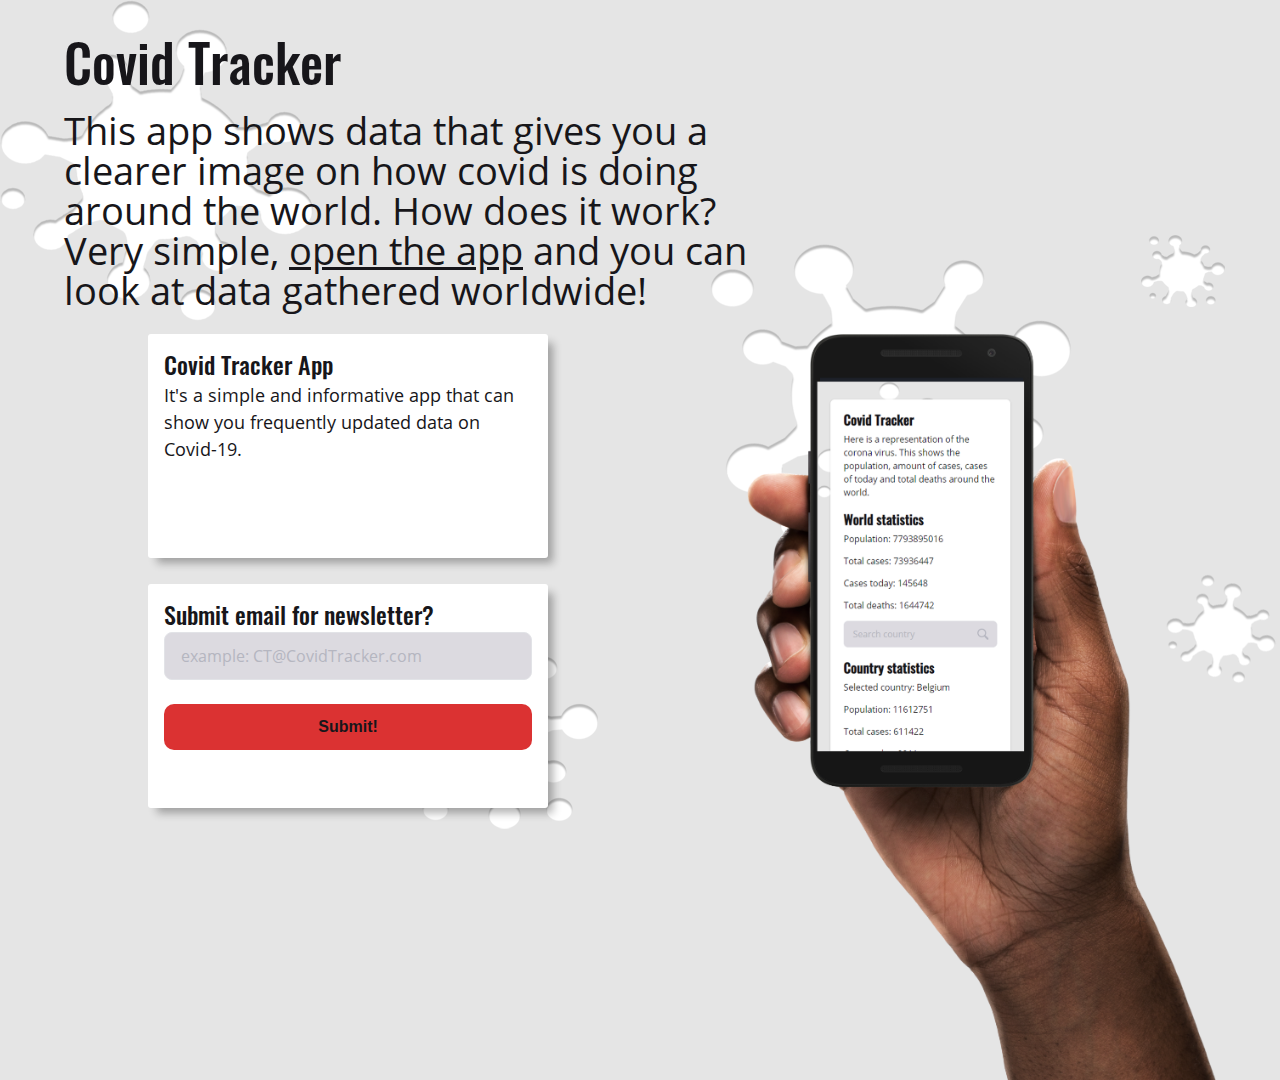
<file: index.html>
<!doctype html>
<html lang="en">
    <head>
        <meta charset="utf-8">
        <meta http-equiv="x-ua-compatible" content="ie=edge">
        <title>Covid Tracker</title>
        <meta name="description" content="This is my HTML5 boilerplate.">
        <meta name="viewport" content="width=device-width, initial-scale=1.0">
        <meta name="msapplication-TileColor" content="#F3F3F3">
        <meta name="theme-color" content="#F3F3F3">

        <link rel="apple-touch-icon" sizes="180x180" href="img/favicon/apple-touch-icon.png">
        <link rel="icon" type="image/png" sizes="32x32" href="img/favicon/favicon-32x32.png">
        <link rel="icon" type="image/png" sizes="16x16" href="img/favicon/favicon-16x16.png">
        <link rel="manifest" href="img/favicon/site.webmanifest">
        <link rel="shortcut icon" href="img/favicon/favicon.ico">
        <meta name="msapplication-TileColor" content="#da532c">
        <meta name="msapplication-config" content="/img/favicon/browserconfig.xml">
        <meta name="theme-color" content="#ffffff">

        <link rel="stylesheet" href="css/normalize.css">
        <link rel="stylesheet" href="css/screen.css">

    </head>
    <body>
        <section class="o-section c-content c-landingspage">
            <div class="c-textblock-landingspage">
                <h1 class="c-landingspage-title">
                    Covid Tracker
                </h1>
                <h2 class="c-landingspage-subtitle">This app shows data that gives you a clearer image on how covid is doing around the world. How does it work?
                    Very simple, <a href="app.html?#">open the app</a> and you can look at data gathered worldwide!
                </h2>
            </div>
            <div class="c-landingspage-content">
                <div class="c-image-landingspage">
                        <img src="img/phone-in-hand2x.png" alt="phone"/>
                    </div>
                <div class="c-info">
                    <div class="c-card">
                        <div class="c-card__header">Covid Tracker App</div>
                        <div class="c-card__body u-fontsize-medium">
                            It's a simple and informative app that can show you frequently updated data on Covid-19.
                        </div>
                    </div>
                    <div class="c-card">
                        <div class="c-card__header">Submit email for newsletter?</div>
                        <div class="c-card__body">
                            <form action="">
                                <input class="c-input" type="email" name="email" id="email" placeholder="example: CT@CovidTracker.com" required>
                                <button class="c-button-submit" type="submit">Submit!</button>
                            </form>
                        </div>
                    </div>
                </div>         
            </div> 
        </section>
        <!--<div class="c-footer">Icons made by <a href="https://www.flaticon.com/authors/pixel-perfect" title="Pixel perfect">Pixel perfect</a> from <a href="https://www.flaticon.com/" title="Flaticon">www.flaticon.com</a></div>-->
    </body>
</html>
</file>
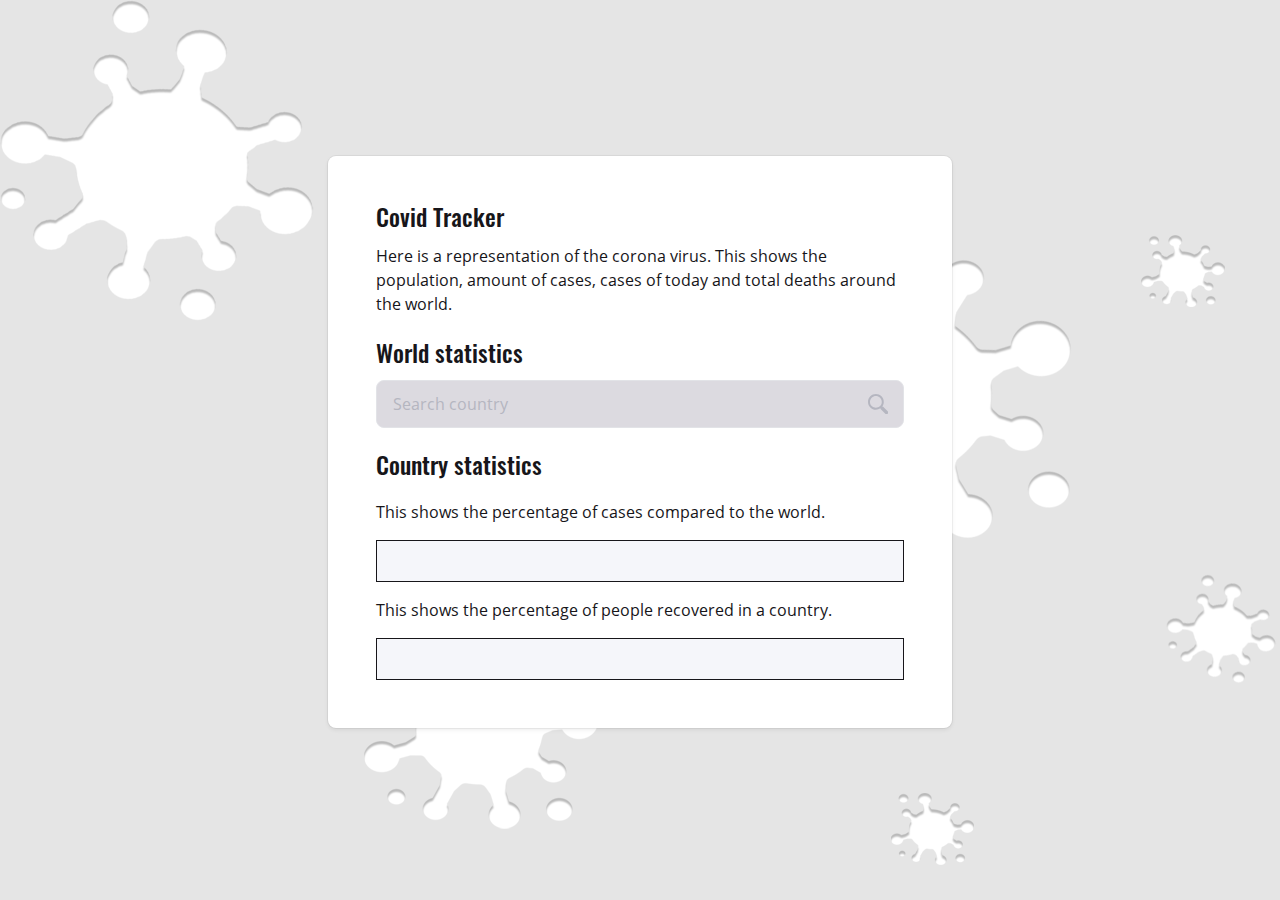
<file: app.html>
<!doctype html>
<html lang="en">
    <head>
        <meta charset="utf-8">
        <meta http-equiv="x-ua-compatible" content="ie=edge">
        <title>Covid Tracker</title>
        <meta name="description" content="This is my HTML5 boilerplate.">
        <meta name="viewport" content="width=device-width, initial-scale=1.0">
        <meta name="msapplication-TileColor" content="#e85e00">
        <meta name="theme-color" content="#e85e00">

        <link rel="apple-touch-icon" sizes="180x180" href="img/favicon/apple-touch-icon.png">
        <link rel="icon" type="image/png" sizes="32x32" href="img/favicon/favicon-32x32.png">
        <link rel="icon" type="image/png" sizes="16x16" href="img/favicon/favicon-16x16.png">
        <link rel="manifest" href="img/favicon/site.webmanifest">
        <link rel="shortcut icon" href="img/favicon/favicon.ico">
        <meta name="msapplication-TileColor" content="#da532c">
        <meta name="msapplication-config" content="/img/favicon/browserconfig.xml">
        <meta name="theme-color" content="#ffffff">

        <link rel="stylesheet" href="https://cdnjs.cloudflare.com/ajax/libs/font-awesome/4.7.0/css/font-awesome.min.css">
        <link rel="stylesheet" href="css/normalize.css">
        <link rel="stylesheet" href="css/screen.css">
    </head>
    <body>
        <section class="o-row o-row--lg o-row--login o-row--beta">
            <div class="o-container u-max-width-sm">
                <form class="c-card-app" action="#">
                    <div class="c-card-app__body">
                        <h1 class="c-card-app__title">
                            Covid Tracker
                        </h1>
                        <p class="c-card-app__text">
                            Here is a representation of the corona virus. This shows the population, amount of cases, cases of today and total deaths around the world.
                        </p>
                        
                        <p class="c-title">
                            <p class="c-card-app__title">World statistics</p>
                            <p class="c-card-app__text" id="w_population"></p>
                            <p class="c-card-app__text" id="w_cases"></p>
                            <p class="c-card-app__text" id="w_todaycases"></p>
                            <p class="c-card-app__text" id="w_recovered"></p>
                            <p class="c-card-app__text" id="w_deaths"></p>

                            <span class="c-searchbar-container">
                                <input class="c-input c-input--password-with-toggle js-password-input" type="text" placeholder="Search country" id="searchbox">
                                <span class="c-searchbar">
                                   
                                    <button class="o-hide-accessible c-searchbar__checkbox js-searchbar-checkbox"
                                    tabindex="-1" type="button" id="search"><i class="fa fa-search"></i></button>
                                    <label class="c-searchbar__label" for="search">
                                        <svg class="c-searchbar__symbol c-searchbar__symbol--show"
                                            xmlns="http://www.w3.org/2000/svg" viewBox="0 0 30 30">
                                            <path d="M20.194,3.46c-4.613-4.613-12.121-4.613-16.734,0c-4.612,4.614-4.612,12.121,0,16.735c4.108,4.107,10.506,4.547,15.116,1.34c0.097,0.459,0.319,0.897,0.676,1.254l6.718,6.718c0.979,0.977,2.561,0.977,3.535,0c0.978-0.978,0.978-2.56,0-3.535l-6.718-6.72c-0.355-0.354-0.794-0.577-1.253-0.674C24.743,13.967,24.303,7.57,20.194,3.46zM18.073,18.074c-3.444,3.444-9.049,3.444-12.492,0c-3.442-3.444-3.442-9.048,0-12.492c3.443-3.443,9.048-3.443,12.492,0C21.517,9.026,21.517,14.63,18.073,18.074z"/>
                                        </svg>
                                    </label>
                                </span>
                            </span>
                            <br>
                            <p class="c-card-app__title">Country statistics</p>
                            <p class="c-card-app__text" id="country"></p>
                            <p class="c-card-app__text" id="population"></p>
                            <p class="c-card-app__text" id="cases"></p>
                            <p class="c-card-app__text" id="todaycases"></p>
                            <p class="c-card-app__text" id="recovered"></p>
                            <p class="c-card-app__text" id="deaths"></p>
                            
                        </p>
                        <h1 id='percentage' class="c-card-app__text">
                            This shows the percentage of cases compared to the world.
                        </h1>
                            <div class="c-progress-section">
                                
                                <div class="c-progressbar">
                                    <div class="c-progressbar-status js-status"></div>
                                </div>
                            </div>
                            <h1 id='percentage2' class="c-card-app__text">
                                This shows the percentage of people recovered in a country.
                            </h1>
                                <div class="c-progress-section">
                                    
                                    <div class="c-progressbar">
                                        <div class="c-progressbar-status js-status2"></div>
                                    </div>
                                </div>
                    </div>
                </form>
                </div>
                </section>
        <script src="script/app.js"></script>
        <script src="https://ajax.googleapis.com/ajax/libs/jquery/3.5.1/jquery.min.js"></script>
    </body>
</html>
</file>
<file: css/screen.css>
/*------------------------------------*\
#FONTS
\*------------------------------------*/

@font-face{
    font-family: "OpenSans";
    font-weight: 400;
    font-display: swap; /*zorg voor een correcte omwisseling als het font geladen is*/
    src: url('../fonts/OpenSans-Regular.ttf');
}

@font-face{
    font-family: "Oswald";
    font-weight: 500;
    font-display: swap; /*zorg voor een correcte omwisseling als het font geladen is*/
    src: url('../fonts/Oswald-Medium.ttf');
}

/*------------------------------------*\
#Variables
\*------------------------------------*/

:root {
    /* Global colors */
    --global-color-alpha-light: #db3232;
    --global-color-alpha: #ffffff;
    --global-color-alpha-dark: #ff5959;
    --global-color-alpha-x-dark: #1B4186;
    --global-color-alpha-transparent: #ff75755d;
    --global-color-alpha-x-transparent: #ff595952;

    --global-color-neutral-xxxx-light: #F5F6FA;
    --global-color-neutral-xxx-light: #E2E3E7;
    --global-color-neutral-xx-light: #caccd4;
    --global-color-neutral-x-light: #b5b6c0;
    --global-color-neutral-light: #DCDAE0;
    --global-color-neutral: #8b8c9a;
    --global-color-neutral-dark: #757787;
    --global-color-neutral-x-dark: #606274;
    --global-color-neutral-xx-dark: #47454D;
    --global-color-neutral-xxx-dark: #232226;
    --global-color-neutral-xxxx-dark: #17161A;

    /* global page settings */
    --global-page-color: var(--global-color-neutral-xxxx-dark);
    --global-page-backgroundColor: var(--global-color-neutral-xxxx-light);
    --global-selection-backgroundColor: var(--global-color-alpha-light);
    --global-page-bars: var(--global-color-alpha-light);
    /* border radius */
    --global-borderRadius: 8px;
    --global-borderWidth: 1px;

    /* transitions */
    --global-transitionEasing-out: ease-out;
    --global-transitionEasing-out-cubic: cubic-bezier(0.22, 0.61, 0.36, 1);
    --global-transitionDuration-alpha: .1s;
    --global-transitionDuration-beta: .2s;
    --global-transitionDuration-gamma: .3s;

    /* bg image */
    --global-bg-image:url("../img/C19Light.png");

    /* Baseline settings */
    --global-baseline: 8px;         
    --global-whitespace: calc(var(--global-baseline) * 3); /* = 24px */

    --global-whitespace-xs: calc(var(--global-baseline) * .5); /* = 4px */
    --global-whitespace-sm: calc(var(--global-baseline) * 1); /*  = 8px */
    --global-whitespace-md: calc(var(--global-baseline) * 2); /*  = 16px */
    --global-whitespace-lg: calc(var(--global-baseline) * 4); /*  = 32px */
    --global-whitespace-xl: calc(var(--global-whitespace) * 2); /*  = 48px */
    --global-whitespace-xxl: calc(var(--global-whitespace) * 3); /*  = 72px */

    /* forms */
    
    --global-label-color: var(--global-color-neutral-xx-dark);
    --global-placeholder-color: var(--global-color-neutral-x-light);
    --global-input-backgroundColor: var(--global-color-neutral-light);
    --global-input-focus-light: var(--global-color-alpha-light);
    --global-input-focus-dark: var(--global-color-alpha-dar);
    --global-input-color: var(--global-color-neutral-xxxx-dark);
    --global-input-borderColor: var(--global-color-neutral-xxx-light);
    --global-input-hover-borderColor: var(--global-color-neutral-xx-light);
    --global-input-hover-bgColor: var(--global-color-alpha-dark);
    --global-input-focus-borderColor: var(--global-input-focus-light);
    --global-input-focus-bgColor: var(--global-color-alpha-light);
    --global-input-error-borderColor: var(--global-color-error);
    --global-input-focus-boxShadowSpread: 0 0 0 3px;
    --global-input-focus-boxShadowColor: var( --global-color-alpha-transparent);
    --global-input-error-boxShadowColor: var(--global-color-error-x-transparent);
}

@media (prefers-color-scheme: dark) {
    :root {
        --global-page-color: White;
        --global-page-backgroundColor: var(--global-color-neutral-xxxx-dark);
        --global-selection-backgroundColor: var(--global-color-alpha-dark);
        --global-page-bars: var(--global-color-alpha-dark);

        --global-bg-image:  url("../img/C19Dark.png");

        --global-label-color: var(--global-color-neutral-xx-light);
        --global-placeholder-color: var(--global-color-neutral-dark);
        --global-input-backgroundColor: var(--global-color-neutral-xx-dark);
        --global-input-color: var(--global-color-neutral-xxxx-light);
        --global-input-borderColor: var(--global-input-backgroundColor);
        --global-input-hover-borderColor: var(--global-input-backgroundColor);
        --global-input-hover-bgColor: var(--global-color-alpha-light);
        --global-input-focus-borderColor: var(--global-color-alpha-dark);
        --global-input-focus-bgColor: var(--global-color-alpha-dark);
        --global-input-focus-boxShadowColor: var(--global-color-alpha-transparent);
    }
}

/*------------------------------------*\
#GENERIC
\*------------------------------------*/

/*
    Generic: Page
    ---
    Global page styles + universal box-sizing:
*/

html {
    background-image: var(--global-bg-image);
    background-color: var(--global-page-backgroundColor);
    color: var(--global-page-color);
    font-size: 16px;
    line-height: 1.5;
    font-family: "OpenSans",Helvetica, arial, sans-serif;
    box-sizing: border-box;
    -webkit-font-smoothing: antialiased;
    -moz-osx-font-smoothing: grayscale;
}

*,
*:before,
*:after {
    box-sizing: inherit;
}



/*
* Remove text-shadow in selection highlight:
* https://twitter.com/miketaylr/status/12228805301
*
* Customize the background color to match your design.
*/

::-moz-selection {
    background: var(--global-selection-backgroundColor);
    color: white;
    text-shadow: none;
}

::selection {
    background: var(--global-selection-backgroundColor);
    color: white;
    text-shadow: none;
}

/*------------------------------------*\
#Elements
\*------------------------------------*/

/*
Elements: Images
---
Default markup for images to make them responsive
*/

img {
    max-width: 100%;
    vertical-align: top;
}


/*
    Elements: typography
    ---
    Default markup for typographic elements
*/

h1,
h2,
h3 {
    font-weight: 500;
}

h1 {
    font-size: 36px;
    line-height: calc(var(--global-baseline) * 6);
    margin: 0 0 var(--global-whitespace);
}

h2 {
    font-size: 32px;
    line-height: calc(var(--global-baseline) * 5);
    margin: 0 0 var(--global-whitespace);
}

h3 {
    font-size: 26px;
    line-height: calc(var(--global-baseline) * 4);
    margin: 0 0 var(--global-whitespace);
}

h4,
h5,
h6 {
    font-size: 16px;
    font-weight: 600;
    line-height: calc(var(--global-baseline) * 3);
    margin: 0 0 var(--global-whitespace);
}

p,
ol,
ul,
dl,
table,
address,
figure {
    margin: 0 0 var(--global-whitespace);
}

ul,
ol {
    padding-left: var(--global-whitespace);
}

li ul,
li ol {
    margin-bottom: 0;
}

blockquote {
    font-style: normal;
    font-size: 23px;
    line-height: calc(var(--global-baseline) * 6);
    margin: 0 0 var(--global-whitespace);
}

blockquote * {
    font-size: inherit;
    line-height: inherit;
}

figcaption {
    font-weight: 400;
    font-size: 12px;
    line-height: calc(var(--global-baseline) * 2);
    margin-top: var(--global-whitespace-xxs);
}

hr {
    border: 0;
    height: var(--global-borderWidth);
    background: LightGrey;
    margin: 0 0 var(--global-whitespace);
}

a {
    --link-transition: all var(--global-transitionDuration-alpha) var(--global-transitionEasing-out);
    transition: var(--link-transition);
    color:  var(--global-page-color);
    outline-color: var(--link-boxShadowColor);
    outline-width: medium;
    outline-offset: 2px;
}

a:visited {
    color:  var(--global-page-color);
}

a:hover {
    color: var(--link-hover-color, var(--global-page-bars));
}

a:active {
    color: var(--link-hover-color, var(--global-page-bars));
}

a:focus {
    color: var(--link-focus-color, var(--global-page-bars));
}

label,
input {
    display: block;
}

select {
    width: 100%;
}

input::placeholder {
    color: var(--global-placeholder-color);
}

/*------------------------------------*\
#OBJECTS
\*------------------------------------*/

/*
    Objects: Row
    ---
    Creates a horizontal row that stretches the viewport and adds padding around children
*/

.o-row {
    position: relative;
    padding: 24px 24px 0;
}

.o-row--login {
    min-height: 100vh;
    display: flex;
    align-items: center;
}

/* size modifiers */

.o-row--lg {
    padding-top: 48px;
    padding-bottom: 24px;
}

.o-row--xl {
    padding-top: 72px;
    padding-bottom: 48px;
}

@media (min-width: 768px) {
    .o-row {
        padding-left: 48px;
        padding-right: 48px;
    }
}

@media (min-width: 992px) {
    .o-row--xl {
        padding-top: 96px;
        padding-bottom: 72px;
    }
}

/*
    Objects: Container
    ---
    Creates a horizontal container that sets de global max-width
*/

.o-container {
    margin-left: auto;
    margin-right: auto;
    max-width: 79.5em; /* 79.5 * 16px = 1272 */
    width: 100%;
}

/*
    Objects: Row
    ---
    Creates a horizontal row that stretches the viewport and adds padding around children
*/

.o-row {
    position: relative;
    padding: var(--global-whitespace) var(--global-whitespace) 0;
}

.o-row--login {
    min-height: 100vh;
    display: -webkit-flex;
    display: -ms-flex;
    display: flex;
    -ms-align-items: center;
    align-items: center;
}

/* size modifiers */

.o-row--lg {
    padding-top: var(--global-whitespace-lg);
    padding-bottom: var(--global-whitespace);
}

@media (min-width: 768px) {
    .o-row {
        padding-left: var(--global-whitespace-lg);
        padding-right: var(--global-whitespace-lg);
    }
}

/*
    Objects: Container
    ---
    Creates a horizontal container that sets de global max-width
*/

.o-container {
    margin-left: auto;
    margin-right: auto;
    max-width: 79.5em; /* 79.5 * 16px = 1272 */
    width: 100%;
}

/*
    Objects: section
    ---
    Creates vertical whitespace between adjacent sections inside a row
*/

.o-section {
    position: relative;
}

.o-section + .o-section {
    padding-top: var(--global-whitespace);
}

@media (min-width: 768px) {
    .o-section--lg + .o-section--lg,
    .o-section--xl + .o-section--xl {
        padding-top: var(--global-whitespace-lg);
    }
}

@media (min-width: 992px) {
    .o-section--xl + .o-section--xl {
        padding-top: var(--global-whitespace-xxl);
    }
}

/*
    Objects: Layout
    ---
    The layout object provides us with a column-style layout system. This object
    contains the basic structural elements, but classes should be complemented
    with width utilities
*/

.o-layout {
    display: -webkit-flex;
    display: -ms-flexbox;
    display: flex;
    flex-wrap: wrap;
}

.o-layout__item {
    width: 100%;
}

/* gutter modifiers, these affect o-layout__item too */

.o-layout--gutter {
    margin: 0 -12px;
}

.o-layout--gutter > .o-layout__item {
    padding: 0 12px;
}

.o-layout--gutter-sm {
    margin: 0 -6px;
}

.o-layout--gutter-sm > .o-layout__item {
    padding: 0 6px;
}

.o-layout--gutter-lg {
    margin: 0 calc(var(--global-whitespace) * -1);
}

.o-layout--gutter-lg > .o-layout__item {
    padding: 0 var(--global-whitespace);
}

.o-layout--gutter-xl {
    margin: 0 calc(var(--global-whitespace-lg) * -1);
}

.o-layout--gutter-xl > .o-layout__item {
    padding: 0 var(--global-whitespace-lg);
}

/* reverse horizontal row modifier */

.o-layout--row-reverse {
    flex-direction: row-reverse;
}

/* Horizontal alignment modifiers*/

.o-layout--justify-start {
    justify-content: flex-start;
}

.o-layout--justify-end {
    justify-content: flex-end;
}

.o-layout--justify-center {
    justify-content: center;
}

.o-layout--justify-space-around {
    justify-content: space-around;
}

.o-layout--justify-space-evenly {
    justify-content: space-evenly;
}

.o-layout--justify-space-between {
    justify-content: space-between;
}

/* Vertical alignment modifiers */

.o-layout--align-start {
    align-items: flex-start;
}

.o-layout--align-end {
    align-items: flex-end;
}

.o-layout--align-center {
    align-items: center;
}

.o-layout--align-baseline {
    align-items: baseline;
}

/* Vertical alignment modifiers that only work if there is one than one flex item */

.o-layout--align-content-start {
    align-content: start;
}

.o-layout--align-content-end {
    align-content: end;
}

.o-layout--align-content-center {
    align-content: center;
}

.o-layout--align-content-space-around {
    align-content: space-around;
}

.o-layout--align-content-space-between {
    align-content: space-between;
}

/*
    Objects: List
    ---
    Small reusable object to remove default list styling from lists
*/

.o-list {
    list-style: none;
    padding: 0;
}

/*
    Object: Button reset
    ---
    Small button reset object
*/

.o-button-reset {
    border: none;
    margin: 0;
    padding: 0;
    width: auto;
    overflow: visible;
    background: transparent;

    /* inherit font & color from ancestor */
    color: inherit;
    font: inherit;

    /* Normalize `line-height`. Cannot be changed from `normal` in Firefox 4+. */
    line-height: normal;

    /* Corrects font smoothing for webkit */
    -webkit-font-smoothing: inherit;
    -moz-osx-font-smoothing: inherit;

    /* Corrects inability to style clickable `input` types in iOS */
    -webkit-appearance: none;
}

/*
    Object: Hide accessible
    ---
    Accessibly hide any element
*/

.o-hide-accessible {
    position: absolute;
    width: 1px;
    height: 1px;
    padding: 0;
    margin: -1px;
    overflow: hidden;
    clip: rect(0, 0, 0, 0);
    border: 0;
}

/*------------------------------------*\
#COMPONENTS
\*------------------------------------*/

/*
    Component: Logo
    ---
    Website main logo
*/

.c-progressbar {
    background-color: var(--global-page-backgroundColor);
    border: 1px solid var(--global-page-color);
    /*border-radius: 40px;*/
}

.c-progressbar-status {
    /*border-radius: 40px;*/
    height: 40px;
    transition: width 2s;
}


.c-title {
font-size: 16px;
font-weight: 600;

}

/*
    LANDINGSPAGE
*/

.c-landingspage {
    display: flex;
    flex-direction: column;
    margin-top: 3%;
    margin-left: 5%;
    margin-right: 5%;
}

.c-image-landingspage {
    width: 200px;
    margin: 0 auto;
    /*position: fixed;
    bottom: 0;*/
}


.c-landingspage-title {
    font-size: 42px;
    font-family: "Oswald",Helvetica, arial, sans-serif;
}

.c-landingspage-subtitle {
    font-size: 24px;
    line-height: calc(var(--global-baseline) * 3);
    font-weight: 400;
    font-family: "OpenSans",Helvetica, arial, sans-serif;
}

.c-landingspage-content {
    display: flex; 
    flex-direction: column;
}

/* Desktop */
@media (min-width: 768px) {
    .c-image-landingspage {
        width: 950px;
        margin-left: 10%;
    }
    .c-textblock-landingspage {
        width: 60%;
    }
    .c-landingspage-title {
        font-size: 52px;
    }
    .c-landingspage-subtitle {
        font-size: 38px;
        line-height: calc(var(--global-baseline) * 5);
    }
    .c-landingspage-content {
        flex-direction: row-reverse;
    }
}

.c-button-submit {
    font-size: 16px;
    font-weight: 700;
    border-radius: 10px;
    border: none;
    background-color: var(--global-page-bars);
    color:  var(--color-font);
    padding: 11px 16px;
    line-height: 24px;
    width: 100%;
    outline: none;
    margin-top: 24px;
    transition: font-size 0.5s;
}

.c-button-submit:hover {
    background-color: var(--global-input-hover-bgColor);
}

.c-button-submit:focus {
    box-shadow: 10px 10px 22px -12px rgba(0,0,0,0.41);
}

.c-button-submit:active {
    font-size: 14px;
}
/*
    INFO SECTION LANDINGSPAGE
*/
.c-info {
    display: flex;
    flex-direction: column;
    width: 100%;
}

.c-card {
    background-color: var(--card-backgroundColor, White);
    padding-top: 12px;
    padding-left: 16px;
    padding-right: 16px;
    max-width: 25rem;
    height: 14rem;
    margin: 0 auto;
    box-shadow: 7px 7px 9px -2px rgba(0,0,0,0.31);
    border-radius: 3px;
}

.c-card + .c-card {
    margin-top: 26px;
    width: 100%;
}

.c-card__header {
    font-size: 24px;
    font-family: "Oswald",Helvetica, arial, sans-serif;
}

.c-card__body {
    font-size: 18px;
}


@media (min-width: 1360px) {
    .c-info {
        flex-direction: row;
        margin-top: 50px;
    }
    .c-card {
        margin: 0;
    }
    .c-card + .c-card {
        margin-top: 0px;
        margin-left: 48px;
    }
    .c-image-landingspage {
        width: 750px;
        /*position: fixed;
        bottom: 0;
        margin-left: 25%;*/
    }
    .c-card {
        max-width: none;
        width: 100%;
    }
    .u-fontsize-medium {
        font-size: 18px;
    }
}


/*
    Component: Card
    ---
    Card with box shadow
*/

.c-card-app {
    --card-borderRadius: var(--global-borderRadius);
    background-color: var(--card-backgroundColor, White);
    margin-bottom: var(--global-whitespace);
    border-radius: var(--card-borderRadius, var(--global-borderRadius));
    box-shadow: 0 0 0 1px rgba(15,15,15, 0.05), 0 2px 4px rgba(15,15,15,.075);
    overflow: hidden;
}

/* Add padding to child for more flexibility */
.c-card-app__body,
.c-card-app__footer {
    padding: var(--global-whitespace);
}

.c-card-app__footer {
    text-align: center;
    border-top: var(--global-borderWidth) solid var(--card__footer-borderColor, var(--global-color-neutral-xxx-light));
}

.c-card-app__title {
    text-align: left;
    font-family: "Oswald",Helvetica, arial, sans-serif;
    font-size: 24px;
    margin-bottom: 12px;
    line-height: calc(var(--global-baseline) * 3);
}

.c-card-app__text {
    text-align: left;
    font-size: 16px;
    line-height: calc(var(--global-baseline) * 3);
    margin-bottom: 16px;
    
}

#percentage2{
    margin-top: 1em;
}

/* This allows c-card-app__body and __footer to have equal padding everywhere */

.c-card-app__body > *:last-child,
.c-card-app__footer > *:last-child,
.c-card-app__body > *:last-child > *:last-child,
.c-card-app__footer > *:last-child > *:last-child {
    margin-bottom: 0;
}

@media (min-width: 27em) {
    .c-card-app__body {
        padding: var(--global-whitespace-xl);
    }

    .c-card-app__title {
        margin-bottom: var(--global-whitespace-md);
    }
}

@media (prefers-color-scheme: dark) {
    .c-card
 {
        --card-backgroundColor: var(--global-color-neutral-xxx-dark);
        --card__footer-borderColor: var(--global-color-neutral-xxxx-dark);
    }
    
    .c-card-app
 {
        --card-backgroundColor: var(--global-color-neutral-xxx-dark);
        --card__footer-borderColor: var(--global-color-neutral-xxxx-dark);
    }
}

/*
    Component: Forms
    ---
    Everything form related here
*/

.c-form-field {
    position: relative;
}

.c-form-field--option {
    display: flex;
    align-items: center;
}

/*
    Component: Input
    ---
    Class to put on all input="text" like form inputs
*/

.c-input {
    --input-transition: all var(--global-transitionDuration-alpha) var(--global-transitionEasing-out);
    -webkit-appearance: none;
    -moz-appearance: none;
    appearance: none;
    width: 100%;
    border-radius: var(--input-borderRadius, var(--global-borderRadius));
    border: var(--input-borderWidth, var(--global-borderWidth)) solid var(--input-borderColor, var(--global-input-borderColor));
    background-color: var(--input-backgroundColor, var(--global-input-backgroundColor));
    color: var(--global-input-color);
    font-family: inherit;
    font-size: 16px;
    line-height: calc(var(--global-baseline) * 3);
    padding: calc(var(--global-baseline) * 1.5 - var(--global-borderWidth)) var(--global-whitespace-md);
    outline: none;
    transition: var(--input-transition);
    
}

.c-input:hover {
    border-color: var(--input-hover-borderColor, var(--global-input-hover-borderColor));
}

.c-input:focus,
.c-input:active {
    border-color: var(--input-focus-borderColor, var(--global-input-focus-borderColor));
    box-shadow: var(--global-input-focus-boxShadowSpread) var(--input-focus-boxShadowColor, var(--global-input-focus-boxShadowColor));
}

.c-input__Checkbox
 {
    list-style: none;
    display: flex;
    flex-flow: row wrap;
    padding-left: 0;
    font-size: 14px;
}

.c-input__Checkbox__item {
    margin-right: 12px;
    margin-bottom: 12px;
}

.c-input__Checkbox__item--label {
    cursor: pointer;
    padding: 3px 16px;
    border-radius: 3rem;
    background-color: var(--global-input-backgroundColor);
    color: var(--global-input-color);
}

.c-input__Checkbox__item input[type="checkbox"]:checked + .c-input__Checkbox__item--label {
    background-color: var(--global-input-focus-bgColor);
    color: #fff;
}

.c-input__Checkbox__item input[type="checkbox"] {
  display: absolute;
}
.c-input__Checkbox__item input[type="checkbox"] {
  position: absolute;
  opacity: 0;
}

/*
Input password with toggle checkbox on top of it needs
more padding on the right to avoid overlap
*/

.c-input--password-with-toggle {
    padding-right: 52px;
}

/* input password with floating label */
/* 
.c-input--with-floating-label:focus {
    box-shadow: 0 0 0 1px var(--global-input-focus-borderColor);
} */

/* option input for checkboxes and radio buttons */

.c-option {
    margin-right: var(--global-whitespace-sm);
}

/*
    Component: Label
    ---
    Class to put on all form labels
*/

.c-label {
    margin-bottom: 0;
    font-size: 14px;
    padding-bottom: var(--global-whitespace-sm);    
    line-height: calc(var(--global-baseline) * 2);
    color: var(--label-color, var(--global-label-color));
}

.c-label--option {
    padding-bottom: 0;
}

.c-label__error-message {
    font-weight: 600;
	float: right;
	display: none;
}

.c-label__error-message.is-visible {
	display: block;
}

.c-label--floating {
    position: absolute;
    top: calc(var(--global-baseline) * 1.5);
    left: var(--global-whitespace-sm);
    padding: var(--global-whitespace-xs)  var(--global-whitespace-sm);
    background-color: var(--label--floating-backgroundColor, var(--global-input-backgroundColor));
    transition: transform var(--global-transitionDuration-alpha) var(--global-transitionEasing-out);
    z-index: 1;
    border-radius: var(--global-borderRadius);
}

.is-floating,
.c-form-field:focus-within .c-label--floating {
    transform: translateY(calc(var(--global-baseline) * -3))
}

@media (prefers-color-scheme: dark) {
    /* .c-label--floating {
        --label--floating-backgroundColor: transparent;
    } */
}

/*
    Component: Button
    ---
    Class to put on form buttons or
*/



/*
    Component: Option list
    ---

*/

.c-option-list {
    margin-bottom: var(--global-whitespace-lg);
}

.c-option-list__item {
    margin-bottom: calc(var(--global-baseline) * 1.5);
}

/*
    Custom option
    ---
    Custom checkboxes & radio buttons
*/

/* Hide the actual input with the class .o-hide-accessible */

.c-custom-option {
    --custom-option-background: var(--global-input-backgroundColor);
    --custom-option-borderRadius: var(--global-borderRadius);
    --custom-option-borderColor: var(--global-input-borderColor);
    --custom-option-hover-borderColor: var(--global-input-hover-borderColor);
    --custom-option-focus-borderColor: var(--global-input-focus-borderColor);
    --custom-option-focus-boxShadowColor: var(--global-input-focus-boxShadowColor);
    --custom-option-focus-boxShadow: var(--global-input-focus-boxShadowSpread) var(--custom-option-focus-boxShadowColor);
    --custom-option__symbol-fill: var(--global-color-alpha);
    --custom-option-transition: var(--global-transitionDuration-alpha) var(--global-transitionEasing-out);
    display: flex;
    align-items: center;
}

.c-custom-option__fake-input {
    display: flex;
    align-items: center;
    justify-content: center;
    width: 16px;
    height: 16px;
    margin-right: 8px;
    background: var(--custom-option-background);
    border: 1px solid var(--custom-option-borderColor);
    transition: all var(--custom-option-transition);
    box-shadow: var(--custom-option-boxShadow, 0);
}

.c-custom-option__fake-input--checkbox {
    border-radius: var(--custom-option-borderRadius);
}

.c-custom-option__fake-input--radio {
    border-radius: 100%;
}

.c-custom-option__symbol {
    display: block;
    opacity: 0; /* Hide the symbol initially */
    transform: scale(.5);
    transition: transform var(--custom-option-transition), opacity var(--custom-option-transition);
}

.c-custom-option__fake-input--checkbox .c-custom-option__symbol {
    width: 10px;
    height: 10px;
    fill: var(--custom-option__symbol-fill);
}

.c-custom-option__fake-input--radio .c-custom-option__symbol {
    background-color: var(--custom-option__symbol-fill);
    border-radius: 100%;
    width: 6px;
    height: 6px;
}

/* hover state */

.c-custom-option:hover {
    --custom-option-borderColor: var(--custom-option-hover-borderColor);
}

/* focused and active state */

.c-option--hidden:focus + .c-custom-option,
.c-option--hidden:active + .c-custom-option {
    --custom-option-borderColor: var(--custom-option-focus-borderColor);
    --custom-option-boxShadow: var(--custom-option-focus-boxShadow);
}

/* checked state */

.c-option--hidden:checked + .c-custom-option .c-custom-option__symbol {
    opacity: 1; /* Show the symbol when the invisible checkbox/radio button is checked */
    transform: scale(1);
}

/*
    Component: Custom Toggle
    ---
    Visually change a checkbox into a toggle
*/

.c-custom-toggle-list {
    --toggle-list-borderColor: var(--global-color-neutral-xxx-light);
    margin-bottom: 24px;
}

.c-custom-toggle-list__item {
    margin-bottom: 12px;
}

.c-custom-toggle-list__item + .c-custom-toggle-list__item {
    padding-top: 12px;
    border-top: 1px solid var(--toggle-list-borderColor);
}

.c-custom-toggle {
    --toggle-backgroundColor: var(--global-color-neutral-xxxx-light);
    --toggle-borderColor: var(--global-input-borderColor);
    --toggle-focus-borderColor: var(--global-input-focus-borderColor);
    --toggle-checked-borderColor: var(--global-color-alpha-dark);
    --toggle-checked-backgroundColor: var(--global-color-alpha);
    --toggle-focus-boxShadow: var(--global-input-focus-boxShadowSpread) var(--global-input-focus-boxShadowColor);
    --toggle-transition: all var(--global-transitionDuration-alpha) var(--global-transitionEasing-out);
    --toggle__switch-backgroundColor: White;
    --toggle__switch-checked-backgroundColor: White;
    --toggle__switch-transition: all var(--global-transitionDuration-alpha) var(--global-transitionEasing-out);
    display: flex;
    align-items: center;
}

.c-custom-toggle--inverted {
    flex-direction: row-reverse;
    justify-content: space-between;
}

.c-custom-toggle__fake-input {
    display: block;
    height: 24px;
    width: 48px;
    margin-right: 16px;
    background-color: var(--toggle-backgroundColor);
    border-radius: 32px;
    border: 1px solid var(--toggle-borderColor);
    transition: var(--toggle-transition);
    box-shadow: var(--toggle-boxShadow, 0);
}

.c-custom-toggle--inverted .c-custom-toggle__fake-input {
    margin-right: 0;
}

.c-custom-toggle__fake-input::after {
    position: relative;
    display: block;
    content: '';
    height: 22px;
    width: 22px;
    border-radius: 22px;
    box-shadow: 0 1px 3px 1px rgba(0,0,0,.2);
    background-color: var(--toggle__switch-backgroundColor);
    transition: var(--toggle__switch-transition);
}

/* focused and active state */

.c-option--hidden:focus + .c-custom-toggle,
.c-option--hidden:active + .c-custom-toggle {
    --toggle-borderColor: var(--toggle-focus-borderColor);
    --toggle-boxShadow: var(--toggle-focus-boxShadow);
}

/* checked state */

.c-option--hidden:checked + .c-custom-toggle {
    --toggle-backgroundColor: var(--toggle-checked-backgroundColor);
    --toggle-borderColor: var(--toggle-checked-borderColor);
    --toggle__switch-backgroundColor: var(--toggle__switch-checked-backgroundColor);
}

.c-option--hidden:checked + .c-custom-toggle .c-custom-toggle__fake-input::after {
    transform: translate(24px,0);
}

/* special active state */

.c-option--hidden:active + .c-custom-toggle .c-custom-toggle__fake-input::after {
    width: 28px;
}

.c-option--hidden:active:checked + .c-custom-toggle .c-custom-toggle__fake-input::after {
    margin-left: -6px;
}

@media (prefers-color-scheme: dark) {
    .c-custom-toggle-list {
        --toggle-list-borderColor: var(--global-color-neutral-xx-dark);
    }

    .c-custom-toggle {
        --toggle-backgroundColor: var(--global-input-backgroundColor);
        --toggle-checked-borderColor: var(--toggle-checked-backgroundColor);
        --toggle-focus-boxShadow: 0 0 0 1px var(--global-color-neutral-xxxx-dark), var(--global-input-focus-boxShadowSpread) var(--global-input-focus-boxShadowColor);
        --toggle__switch-backgroundColor: var(--global-color-neutral-dark);
        --toggle__switch-checked-backgroundColor: White;
    }
}

/*
    Component: Custom Select
    ---
    Custom select dropdown
*/


.c-custom-select {
    display: block;
    position: relative;
}

.c-custom-select__symbol {
    width: 24px;
    height: 24px;
    position: absolute;
    top: 12px;
    right: 12px;
    pointer-events: none;
    fill: var(--global-color-neutral-x-light);
}

/*
    Component: Password Toggle
    ---
    Password toggle custom checkbox
*/

.c-searchbar-container {
    position: relative;
    display: block;
}

.c-searchbar {
    --searchbar__symbol-fill: var(--global-color-neutral-x-light);
    position: absolute;
    top: 0;
    right: 0;
    bottom: 0;
    display: block;
}

.c-searchbar__label {
    display: flex;
    align-items: center;
    /* top: 0;
    right: 0;
    bottom: 0;
    position: absolute; */
    /* padding: 0 16px; */
    padding: 14px 16px;
}

.c-searchbar__symbol {
    display: block;
    width: 20px;
    height: 20px;
    fill: var(--searchbar__symbol-fill);
}

.c-searchbar__symbol--hide {
    display: none;
}

.c-searchbar__checkbox:checked + .c-searchbar__label .c-searchbar__symbol--hide {
    display: block;
}

.c-searchbar__checkbox:checked + .c-searchbar__label .c-searchbar__symbol--show {
    display: none;
}

@media (prefers-color-scheme: dark) {
    .c-searchbar {
        --searchbar__symbol-fill: var(--global-color-neutral-x-dark);
    }
}


/* icons */

.c-icon__path--color-1 {
    fill: var(--icon__path-color-1, var(--global-color-alpha-x-transparent));
}

.c-icon__path--color-2 {
    fill: var(--icon__path-color-2, var(--global-color-alpha));
}

@media (prefers-color-scheme: dark) {
    .c-icon {
        --icon__path-color-1: var(--global-color-alpha-dark);
        --icon__path-color-2: white;
    }
}

/* Like button */

.c-like__symbol {
	position: relative;
	width: 24px;
	fill: var( --global-color-neutral-x-light );
	transform: scale(1);
	transition: transform .5s cubic-bezier(0.175, 0.885, 0.32, 2.275);
	will-change: transform;
}

.c-like__input:checked + .c-like__label .c-like__symbol {
	transform: scale(1.1);
	fill: #D80027;
}

/*------------------------------------*\
#States
\*------------------------------------*/

.has-error {
    --label-color: var(--global-color-error);
    --input-borderColor: var(--global-input-error-borderColor);
    --input-hover-borderColor: var(--global-input-error-borderColor);
    --input-focus-borderColor: var(--global-input-error-borderColor);
    --input-focus-boxShadowColor: var(--global-input-error-boxShadowColor);
}

/*------------------------------------*\
#UTILITIES
\*------------------------------------*/

/*
    Utilities: color
    ---
    Utility classes to put specific colors onto elements
*/

.u-color-neutral {
    color: var(--global-color-neutral);
}

.u-color-neutral-dark {
    color: var(--global-color-neutral-dark);
}

/*
    Utilities: spacing
    ---
    Utility classes to put specific margins and paddings onto elements
*/

.u-pt-clear {
    padding-top: 0 !important;
}

.u-mb-clear {
    margin-bottom: 0 !important;
}

.u-mb-xs {
    margin-bottom: 4px !important;
}

.u-mb-sm {
    margin-bottom: 8px !important;
}

.u-mb-md {
    margin-bottom: 16px !important;
}

.u-mb-lg {
    margin-bottom: 32px !important;
}

.u-mb-xl {
    margin-bottom: 48px !important;
}

/*
    Utilities: max-width
    ---
    Utility classes to put specific max widths onto elements
*/

.u-max-width-xs {
    max-width: 27em !important;
}

.u-max-width-sm {
    max-width: 39em !important;
}

.u-max-width-md {
    max-width: 50em !important;
}

.u-max-width-lg {
    max-width: 63.5em !important;
}

.u-max-width-none {
    max-width: none !important;
}


/*
    Utilities: align
    ---
    Utility classes align text or components
*/

.u-align-text-center {
    text-align: center;
}

.u-align-center {
    margin: 0 auto;
}

/*
    Utilities: text
    Utility classes to create smaller or bigger test
*/

.u-text-sm {
    font-size: 14px;
}

/*
    Utility: Widths
    ---
    Utility classes to put specific widths onto elements
    Will be mostly used on o-layout__item
*/

.u-width-auto {
    width: auto !important;
}

.u-1-of-2 {
    width: 50% !important;
}

.u-1-of-3 {
    width: 33.3333333333% !important;
}

.u-2-of-3 {
    width: 66.6666666667% !important;
}

.u-1-of-4 {
    width: 25% !important;
}

.u-3-of-4 {
    width: 75% !important;
}

.u-1-of-5 {
    width: 20% !important;
}

.u-2-of-5 {
    width: 40% !important;
}

.u-3-of-5 {
    width: 60% !important;
}

.u-4-of-5 {
    width: 80% !important;
}

.u-1-of-6 {
    width: 16.6666666667% !important;
}

.u-5-of-6 {
    width: 83.3333333333% !important;
}

@media (min-width: 576px) {
    .u-1-of-2-bp1 {
        width: 50% !important;
    }
    .u-1-of-3-bp1 {
        width: 33.3333333333% !important;
    }
    .u-2-of-3-bp1 {
        width: 66.6666666667% !important;
    }
    .u-1-of-4-bp1 {
        width: 25% !important;
    }
    .u-3-of-4-bp1 {
        width: 75% !important;
    }
    .u-1-of-5-bp1 {
        width: 20% !important;
    }
    .u-2-of-5-bp1 {
        width: 40% !important;
    }
    .u-3-of-5-bp1 {
        width: 60% !important;
    }
    .u-4-of-5-bp1 {
        width: 80% !important;
    }
    .u-1-of-6-bp1 {
        width: 16.6666666667% !important;
    }
    .u-5-of-6-bp1 {
        width: 83.3333333333% !important;
    }
}

@media (min-width: 768px) {
    .u-1-of-2-bp2 {
        width: 50% !important;
    }
    .u-1-of-3-bp2 {
        width: 33.3333333333% !important;
    }
    .u-2-of-3-bp2 {
        width: 66.6666666667% !important;
    }
    .u-1-of-4-bp2 {
        width: 25% !important;
    }
    .u-3-of-4-bp2 {
        width: 75% !important;
    }
    .u-1-of-5-bp2 {
        width: 20% !important;
    }
    .u-2-of-5-bp2 {
        width: 40% !important;
    }
    .u-3-of-5-bp2 {
        width: 60% !important;
    }
    .u-4-of-5-bp2 {
        width: 80% !important;
    }
    .u-1-of-6-bp2 {
        width: 16.6666666667% !important;
    }
    .u-5-of-6-bp2 {
        width: 83.3333333333% !important;
    }
}

@media (min-width: 992px) {
    .u-1-of-2-bp3 {
        width: 50% !important;
    }
    .u-1-of-3-bp3 {
        width: 33.3333333333% !important;
    }
    .u-2-of-3-bp3 {
        width: 66.6666666667% !important;
    }
    .u-1-of-4-bp3 {
        width: 25% !important;
    }
    .u-3-of-4-bp3 {
        width: 75% !important;
    }
    .u-1-of-5-bp3 {
        width: 20% !important;
    }
    .u-2-of-5-bp3 {
        width: 40% !important;
    }
    .u-3-of-5-bp3 {
        width: 60% !important;
    }
    .u-4-of-5-bp3 {
        width: 80% !important;
    }
    .u-1-of-6-bp3 {
        width: 16.6666666667% !important;
    }
    .u-5-of-6-bp3 {
        width: 83.3333333333% !important;
    }
}

@media (min-width: 1200px) {
    .u-1-of-2-bp4 {
        width: 50% !important;
    }
    .u-1-of-3-bp4 {
        width: 33.3333333333% !important;
    }
    .u-2-of-3-bp4 {
        width: 66.6666666667% !important;
    }
    .u-1-of-4-bp4 {
        width: 25% !important;
    }
    .u-3-of-4-bp4 {
        width: 75% !important;
    }
    .u-1-of-5-bp4 {
        width: 20% !important;
    }
    .u-2-of-5-bp4 {
        width: 40% !important;
    }
    .u-3-of-5-bp4 {
        width: 60% !important;
    }
    .u-4-of-5-bp4 {
        width: 80% !important;
    }
    .u-1-of-6-bp4 {
        width: 16.6666666667% !important;
    }
    .u-5-of-6-bp4 {
        width: 83.3333333333% !important;
    }
}

/*------------------------------------*\
#MEDIA
\*------------------------------------*/

/*
    Media Queries
    ---
    EXAMPLE Media Queries for Responsive Design.
    These examples override the primary ('mobile first') styles.
    USE THEM INLINE!
*/

/* Extra small devices (portrait phones, less than 576px)
No media query since this is the default in mobile first design
*/

/* Small devices (landscape phones, 576px and up)
@media (min-width: 576px) {}
*/

/* Medium devices (tablets, 768px and up)
@media (min-width: 768px) {}
*/

/* Large devices (landscape tablets, desktops, 992px and up)
@media (min-width: 992px) {}
*/

/* Extra large devices (large desktops, 1200px and up)
@media (min-width: 1200px) {}
*/

/*
    Print styles.
    ---
    Inlined to avoid the additional HTTP request:
    http://www.phpied.com/delay-loading-your-print-css/
*/

@media print {
    *,
    *:before,
    *:after {
        background: transparent !important;
        color: #000 !important;
        /* Black prints faster:
        http://www.sanbeiji.com/archives/953 */
        box-shadow: none !important;
        text-shadow: none !important;
    }
    a,
    a:visited {
        text-decoration: underline;
    }
    a[href]:after {
        content: " (" attr(href) ")";
    }
    abbr[title]:after {
        content: " (" attr(title) ")";
    }
    /*
    * Don't show links that are fragment identifiers,
    * or use the `javascript:` pseudo protocol
    */
    a[href^="#"]:after,
    a[href^="javascript:"]:after {
        content: "";
    }
    pre {
        white-space: pre-wrap !important;
    }
    pre,
    blockquote {
        border: 1px solid #999;
        page-break-inside: avoid;
    }
    /*
    * Printing Tables:
    * http://css-discuss.incutio.com/wiki/Printing_Tables
    */
    thead {
        display: table-header-group;
    }
    tr,
    img {
        page-break-inside: avoid;
    }
    p,
    h2,
    h3 {
        orphans: 3;
        widows: 3;
    }
    h2,
    h3 {
        page-break-after: avoid;
    }
}
</file>
